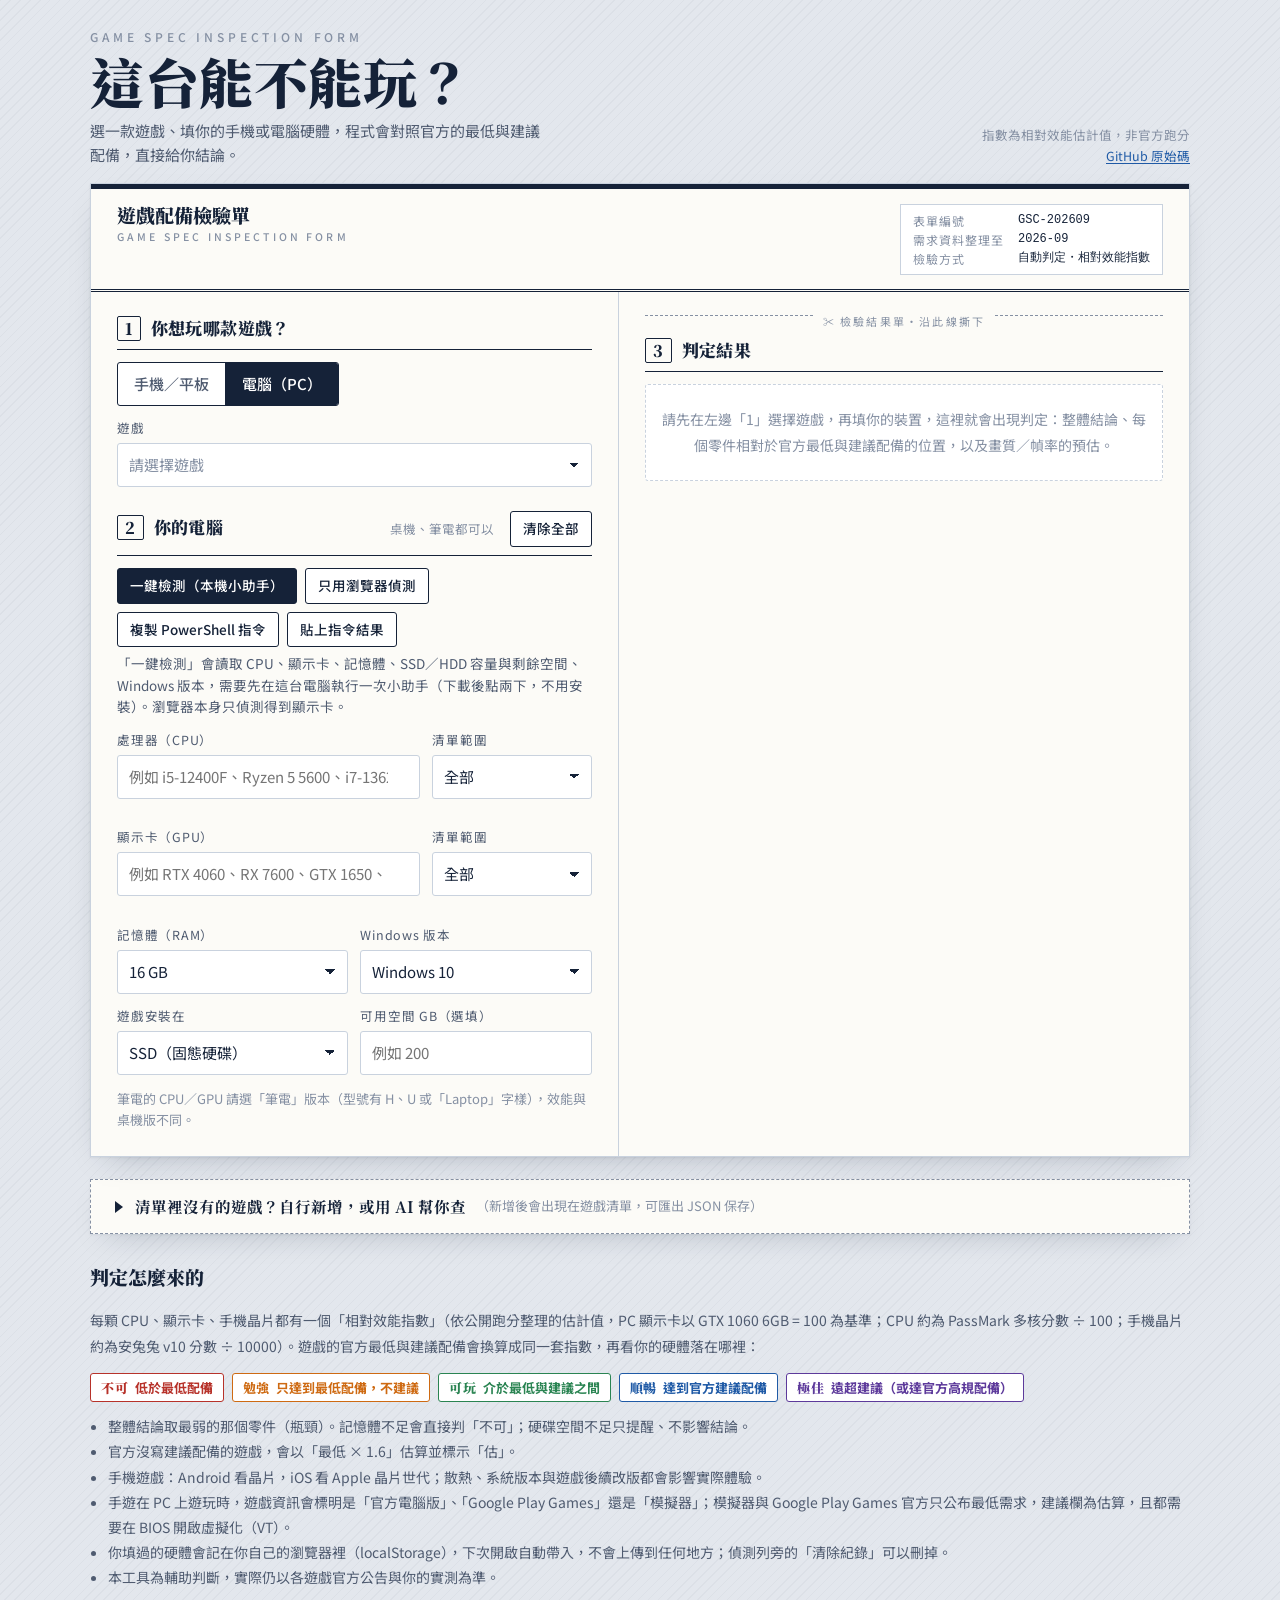
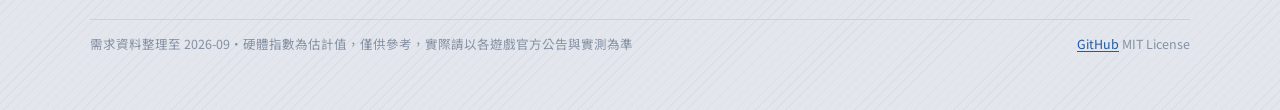
<file: index.html>
<!DOCTYPE html>
<html lang="zh-Hant-TW">
<head>
<meta charset="utf-8">
<meta name="viewport" content="width=device-width, initial-scale=1">
<title>這台能不能玩？— 遊戲配備檢測</title>
<meta name="description" content="選一款遊戲、填你的手機或電腦硬體，對照官方最低與建議配備，直接告訴你：不可、勉強、可玩、順暢或極佳。">
<meta name="theme-color" content="#152238">
<link rel="icon" href="data:image/svg+xml,%3Csvg xmlns='http://www.w3.org/2000/svg' viewBox='0 0 64 64'%3E%3Ccircle cx='32' cy='32' r='27' fill='none' stroke='%231F5AA6' stroke-width='5'/%3E%3Ccircle cx='32' cy='32' r='20' fill='none' stroke='%231F5AA6' stroke-width='2'/%3E%3Ctext x='32' y='41' text-anchor='middle' font-family='serif' font-weight='900' font-size='24' fill='%231F5AA6'%3E驗%3C/text%3E%3C/svg%3E">
<link rel="preconnect" href="https://fonts.googleapis.com">
<link rel="preconnect" href="https://fonts.gstatic.com" crossorigin>
<link href="https://fonts.googleapis.com/css2?family=Noto+Sans+TC:wght@400;500;700&family=Noto+Serif+TC:wght@700;900&display=swap" rel="stylesheet">
<link rel="stylesheet" href="css/style.css?v=2.3">
</head>
<body>
<div class="wrap">
  <header class="masthead">
    <div>
      <h1><small>Game Spec Inspection Form</small>這台能不能玩？</h1>
      <p>選一款遊戲、填你的手機或電腦硬體，程式會對照官方的最低與建議配備，直接給你結論。</p>
    </div>
    <div class="meta">指數為相對效能估計值，非官方跑分<br><a id="repoLink" href="#" target="_blank" rel="noopener" class="hide">GitHub 原始碼</a></div>
  </header>

  <main class="sheet">
    <div class="formhead">
      <div class="title">遊戲配備檢驗單<small>GAME SPEC INSPECTION FORM</small></div>
      <div class="box"><span>表單編號</span><b id="formNo">GSC</b><span>需求資料整理至</span><b id="dataDate">—</b><span>檢驗方式</span><b>自動判定・相對效能指數</b></div>
    </div>
    <div class="cols">
      <section class="col col-form" aria-label="填寫遊戲與裝置">
        <div class="step">
          <div class="step-h"><span class="no">1</span><h2>你想玩哪款遊戲？</h2></div>
          <div class="seg" role="group" aria-label="平台">
            <button type="button" id="tabMobile" aria-pressed="true">手機／平板</button>
            <button type="button" id="tabPC" aria-pressed="false">電腦（PC）</button>
          </div>
          <div class="field" style="margin-top:12px">
            <label for="gameSel">遊戲</label>
            <select id="gameSel"></select>
            <div class="gameinfo" id="gameInfo"></div>
          </div>
        </div>

        <div class="step" id="panelMobile">
          <div class="step-h"><span class="no">2</span><h2>你的手機或平板</h2><span class="hint">從型號選，或直接選處理器</span><button type="button" class="btn small resetAll" title="清除遊戲與所有裝置欄位，回到初始狀態">清除全部</button></div>
          <div class="mobile-only">
            <div class="detect"><button type="button" class="btn small primary" id="detectBtn">偵測這支手機</button><span class="hint">Chrome 較準；iPhone 只能列出候選機型，記憶體與儲存空間請自行確認</span></div>
            <div class="status" id="detectStatus"></div>
          </div>
          <div class="status desktop-only" id="mobileNote">你現在是用電腦開啟本頁。要偵測手機，請用手機打開同一個網址<span id="pageUrlWrap" class="hide">（<span id="pageUrl"></span> <button type="button" class="link" id="copyUrlBtn">複製網址</button>）</span>；在電腦上也可以直接從下面挑型號。</div>
          <div class="seg small" role="group" aria-label="輸入方式">
            <button type="button" id="mModeModel" aria-pressed="true">選型號</button>
            <button type="button" id="mModeSoc" aria-pressed="false">直接選處理器</button>
          </div>
          <div id="mByModel" style="margin-top:12px">
            <div class="row">
              <div class="field"><label for="mBrand">品牌</label><select id="mBrand"></select></div>
              <div class="field"><label for="mModel">型號</label><select id="mModel"></select></div>
            </div>
            <div class="row">
              <div class="field"><label for="mRamModel">記憶體（RAM）</label><select id="mRamModel"></select></div>
              <div class="field"><label>處理器</label><div id="mSocShow" style="padding:8px 0;color:var(--ink-2)">—</div></div>
            </div>
            <div class="subnote">找不到你的型號？請<button type="button" class="link" id="toSocMode">直接選處理器</button>，或選同一晶片的相近型號。</div>
          </div>
          <div id="mBySoc" class="hide" style="margin-top:12px">
            <div class="row-3">
              <div class="field">
                <label for="mSoc">處理器（SoC）</label>
                <input type="text" id="mSoc" list="socList" placeholder="輸入型號，例如 Snapdragon 8 Gen 3、Dimensity 9300、A17 Pro" autocomplete="off">
                <datalist id="socList"></datalist>
                <div class="match" id="mSocMatch"></div>
              </div>
              <div class="field"><label for="mRamSoc">記憶體（GB）</label><select id="mRamSoc"></select></div>
            </div>
          </div>
          <div class="row">
            <div class="field"><label for="mOs">系統版本（選填）</label><input type="text" id="mOs" placeholder="例如 Android 14 或 iOS 17" autocomplete="off"></div>
            <div class="field"><label for="mDisk">可用空間 GB（選填）</label><input type="number" id="mDisk" min="0" step="1" placeholder="例如 64"></div>
          </div>
        </div>

        <div class="step hide" id="panelPC">
          <div class="step-h"><span class="no">2</span><h2>你的電腦</h2><span class="hint">桌機、筆電都可以</span><button type="button" class="btn small resetAll" title="清除遊戲與所有裝置欄位，回到初始狀態">清除全部</button></div>
          <div class="status mobile-only" id="pcNote">你現在是用手機開啟本頁，電腦的一鍵檢測要在那台電腦上打開本頁才能用；手機的偵測在「手機／平板」分頁。這裡仍可手動輸入電腦硬體。</div>
          <div class="desktop-only">
          <div class="detect">
            <button type="button" class="btn small primary" id="helperBtn">一鍵檢測（本機小助手）</button>
            <button type="button" class="btn small" id="detectBtnPC">只用瀏覽器偵測</button>
            <button type="button" class="btn small" id="psCopyBtn">複製 PowerShell 指令</button>
            <button type="button" class="btn small" id="psPasteBtn">貼上指令結果</button>
          </div>
          <div class="status" id="detectStatusPC">「一鍵檢測」會讀取 CPU、顯示卡、記憶體、SSD／HDD 容量與剩餘空間、Windows 版本，需要先在這台電腦執行一次小助手（下載後點兩下，不用安裝）。瀏覽器本身只偵測得到顯示卡。</div>
          <div class="guide hide" id="helperGuide">
            <b>執行小助手</b>
            <ol>
              <li>已經下載過：直接點兩下之前存的 <code>gsc-helper.bat</code>（通常在「下載」資料夾），黑色視窗出現後它會自動開啟本頁並填入。</li>
              <li>還沒有：<a id="helperDl" href="helper/gsc-helper.bat" download="gsc-helper.bat">下載 gsc-helper.bat</a>（幾 KB 的純文字腳本，可用記事本打開查看，只讀取硬體資訊、不安裝也不上傳），然後點兩下執行。Windows 若跳出「已保護您的電腦」，按「其他資訊 → 仍要執行」。</li>
              <li>回到這裡再按一次「一鍵檢測」。Chrome 若詢問「允許存取本機網路裝置」請按允許。檢測完就能關掉黑色視窗；下次再用時，再點兩下 .bat 即可，不用重新下載。</li>
            </ol>
          </div>
          <div class="field hide" id="psWrap"><label for="psPaste">貼上指令輸出（以 GSC| 開頭的那一行；貼上其他含硬體型號的文字也能辨識）</label><textarea id="psPaste" rows="3"></textarea><div class="actions"><button type="button" class="btn small" id="psGo">讀取</button></div></div>
          </div>
          <div class="row-3">
            <div class="field">
              <label for="cpu">處理器（CPU）</label>
              <input type="text" id="cpu" list="cpuList" placeholder="例如 i5-12400F、Ryzen 5 5600、i7-13620H" autocomplete="off">
              <datalist id="cpuList"></datalist>
              <div class="match" id="cpuMatch"></div>
            </div>
            <div class="field"><label for="cpuFilter">清單範圍</label><select id="cpuFilter"></select></div>
          </div>
          <div class="row-3">
            <div class="field">
              <label for="gpu">顯示卡（GPU）</label>
              <input type="text" id="gpu" list="gpuList" placeholder="例如 RTX 4060、RX 7600、GTX 1650、Iris Xe" autocomplete="off">
              <datalist id="gpuList"></datalist>
              <div class="match" id="gpuMatch"></div>
            </div>
            <div class="field"><label for="gpuFilter">清單範圍</label><select id="gpuFilter"></select></div>
          </div>
          <div class="row">
            <div class="field"><label for="ram">記憶體（RAM）</label>
              <select id="ram">
                <option value="4">4 GB</option><option value="6">6 GB</option><option value="8">8 GB</option>
                <option value="12">12 GB</option><option value="16" selected>16 GB</option><option value="24">24 GB</option>
                <option value="32">32 GB</option><option value="48">48 GB</option><option value="64">64 GB</option>
              </select>
            </div>
            <div class="field"><label for="os">Windows 版本</label>
              <select id="os">
                <option value="win11">Windows 11</option><option value="win10" selected>Windows 10</option><option value="old">Windows 8.1 或更舊</option>
              </select>
            </div>
          </div>
          <div class="row">
            <div class="field"><label for="drive">遊戲安裝在</label>
              <select id="drive"><option value="ssd">SSD（固態硬碟）</option><option value="hdd">HDD（傳統硬碟）</option></select>
            </div>
            <div class="field"><label for="disk">可用空間 GB（選填）</label><input type="number" id="disk" min="0" step="1" placeholder="例如 200"></div>
          </div>
          <div class="subnote">筆電的 CPU／GPU 請選「筆電」版本（型號有 H、U 或「Laptop」字樣），效能與桌機版不同。</div>
        </div>
      </section>

      <section class="col col-result" aria-label="檢測結果" aria-live="polite">
        <div class="cutline" aria-hidden="true"><span>✂ 檢驗結果單・沿此線撕下</span></div>
        <div class="step-h"><span class="no">3</span><h2>判定結果</h2></div>
        <div id="result"><div class="result-empty">請先在左邊「1」選擇遊戲，再填你的裝置，這裡就會出現判定：整體結論、每個零件相對於官方最低與建議配備的位置，以及畫質／幀率的預估。</div></div>
      </section>
    </div>
  </main>

  <details class="extra" id="customBox">
    <summary><span class="tri"></span>清單裡沒有的遊戲？自行新增，或用 AI 幫你查<span class="desc">（新增後會出現在遊戲清單，可匯出 JSON 保存）</span></summary>
    <div class="inner">
      <h3>用 AI 查官方需求（在 Claude 內預覽時可用）</h3>
      <div class="row-3">
        <div class="field"><label for="aiName">遊戲名稱</label><input type="text" id="aiName" placeholder="例如 Arknights: Endfield、天堂W、Once Human" autocomplete="off"></div>
        <div class="field"><label>&nbsp;</label><button type="button" class="btn primary" id="aiBtn" style="width:100%">查詢並填入下方表單</button></div>
      </div>
      <div class="status" id="aiStatus">查到的內容會填進下方表單，請確認硬體對應是否正確再加入。部署到自己的網站後，這個按鈕需要自行接上 API 金鑰才會動作。</div>

      <h3>手動填寫</h3>
      <div class="row">
        <div class="field"><label for="cName">遊戲名稱</label><input type="text" id="cName" placeholder="中文或英文皆可"></div>
        <div class="field"><label for="cEn">英文名（選填）</label><input type="text" id="cEn"></div>
      </div>
      <div class="row" style="grid-template-columns:auto auto auto;justify-content:start;gap:18px">
        <label><input type="checkbox" id="cHasPC" checked> 有 PC 版</label>
        <label><input type="checkbox" id="cHasAnd" checked> 有 Android 版</label>
        <label><input type="checkbox" id="cHasIos" checked> 有 iOS 版</label>
      </div>
      <fieldset id="cPCBox"><legend>PC 需求</legend>
        <div class="row">
          <div class="field"><label for="cMinCpu">最低 CPU</label><input type="text" id="cMinCpu" list="cpuListAll" autocomplete="off"><div class="match" id="cMinCpuM"></div></div>
          <div class="field"><label for="cRecCpu">建議 CPU</label><input type="text" id="cRecCpu" list="cpuListAll" autocomplete="off"><div class="match" id="cRecCpuM"></div></div>
        </div>
        <div class="row">
          <div class="field"><label for="cMinGpu">最低 GPU</label><input type="text" id="cMinGpu" list="gpuListAll" autocomplete="off"><div class="match" id="cMinGpuM"></div></div>
          <div class="field"><label for="cRecGpu">建議 GPU</label><input type="text" id="cRecGpu" list="gpuListAll" autocomplete="off"><div class="match" id="cRecGpuM"></div></div>
        </div>
        <div class="row">
          <div class="field"><label for="cMinRam">最低 RAM（GB）</label><input type="number" id="cMinRam" min="1" value="8"></div>
          <div class="field"><label for="cRecRam">建議 RAM（GB）</label><input type="number" id="cRecRam" min="1" value="16"></div>
        </div>
        <div class="row">
          <div class="field"><label for="cDisk">需要空間（GB）</label><input type="number" id="cDisk" min="0" placeholder="選填"></div>
          <div class="field"><label for="cSsd">SSD</label><select id="cSsd"><option value="">不要求</option><option value="rec">建議</option><option value="req">必要</option></select></div>
        </div>
      </fieldset>
      <fieldset id="cAndBox"><legend>Android 需求</legend>
        <div class="row">
          <div class="field"><label for="cMinSoc">最低處理器</label><input type="text" id="cMinSoc" list="socListAnd" autocomplete="off"><div class="match" id="cMinSocM"></div></div>
          <div class="field"><label for="cRecSoc">建議處理器</label><input type="text" id="cRecSoc" list="socListAnd" autocomplete="off"><div class="match" id="cRecSocM"></div></div>
        </div>
        <div class="row">
          <div class="field"><label for="cAMinRam">最低 RAM（GB）</label><input type="number" id="cAMinRam" min="1" value="4"></div>
          <div class="field"><label for="cARecRam">建議 RAM（GB）</label><input type="number" id="cARecRam" min="1" value="8"></div>
        </div>
      </fieldset>
      <fieldset id="cIosBox"><legend>iOS 需求</legend>
        <div class="row">
          <div class="field"><label for="cMinChip">最低晶片</label><input type="text" id="cMinChip" list="socListIos" autocomplete="off"><div class="match" id="cMinChipM"></div></div>
          <div class="field"><label for="cRecChip">建議晶片</label><input type="text" id="cRecChip" list="socListIos" autocomplete="off"><div class="match" id="cRecChipM"></div></div>
        </div>
        <div class="row">
          <div class="field"><label for="cIMinRam">最低 RAM（GB）</label><input type="number" id="cIMinRam" min="1" value="3"></div>
          <div class="field"><label for="cIRecRam">建議 RAM（GB）</label><input type="number" id="cIRecRam" min="1" value="4"></div>
        </div>
      </fieldset>
      <div class="field"><label for="cSrc">資料來源（選填，網址或說明）</label><input type="text" id="cSrc"></div>
      <div class="actions">
        <button type="button" class="btn primary" id="cAdd">加入遊戲清單並檢測</button>
        <button type="button" class="btn" id="cExport">匯出自訂遊戲 JSON</button>
        <button type="button" class="btn" id="cImportBtn">匯入 JSON</button>
      </div>
      <div class="status" id="cStatus"></div>
      <div class="field hide" id="cImportWrap" style="margin-top:10px"><label for="cImport">貼上先前匯出的 JSON</label><textarea id="cImport" rows="4"></textarea><div class="actions"><button type="button" class="btn small" id="cImportGo">讀取</button></div></div>
      <datalist id="cpuListAll"></datalist><datalist id="gpuListAll"></datalist><datalist id="socListAnd"></datalist><datalist id="socListIos"></datalist>
    </div>
  </details>

  <section class="about">
    <h2>判定怎麼來的</h2>
    <p>每顆 CPU、顯示卡、手機晶片都有一個「相對效能指數」（依公開跑分整理的估計值，PC 顯示卡以 GTX 1060 6GB = 100 為基準；CPU 約為 PassMark 多核分數 ÷ 100；手機晶片約為安兔兔 v10 分數 ÷ 10000）。遊戲的官方最低與建議配備會換算成同一套指數，再看你的硬體落在哪裡：</p>
    <div class="legend">
      <span style="--c:var(--l0)"><b>不可</b>低於最低配備</span>
      <span style="--c:var(--l1)"><b>勉強</b>只達到最低配備，不建議</span>
      <span style="--c:var(--l2)"><b>可玩</b>介於最低與建議之間</span>
      <span style="--c:var(--l3)"><b>順暢</b>達到官方建議配備</span>
      <span style="--c:var(--l4)"><b>極佳</b>遠超建議（或達官方高規配備）</span>
    </div>
    <ul>
      <li>整體結論取最弱的那個零件（瓶頸）。記憶體不足會直接判「不可」；硬碟空間不足只提醒、不影響結論。</li>
      <li>官方沒寫建議配備的遊戲，會以「最低 × 1.6」估算並標示「估」。</li>
      <li>手機遊戲：Android 看晶片，iOS 看 Apple 晶片世代；散熱、系統版本與遊戲後續改版都會影響實際體驗。</li>
      <li>手遊在 PC 上遊玩時，遊戲資訊會標明是「官方電腦版」、「Google Play Games」還是「模擬器」；模擬器與 Google Play Games 官方只公布最低需求，建議欄為估算，且都需要在 BIOS 開啟虛擬化（VT）。</li>
      <li>你填過的硬體會記在你自己的瀏覽器裡（localStorage），下次開啟自動帶入，不會上傳到任何地方；偵測列旁的「清除紀錄」可以刪掉。</li>
      <li>本工具為輔助判斷，實際仍以各遊戲官方公告與你的實測為準。</li>
    </ul>
  </section>

  <footer class="site-foot">
    <span>需求資料整理至 <span class="dataDate2">—</span>・硬體指數為估計值，僅供參考，實際請以各遊戲官方公告與實測為準</span>
    <span><a id="repoLink2" href="#" target="_blank" rel="noopener" class="hide">GitHub</a> MIT License</span>
  </footer>
</div>
<button type="button" class="mini hide" id="mini" aria-label="捲動到判定結果"><span>判定結果</span><b id="miniLv">—</b><span class="go">查看 ↓</span></button>

<!-- 印章的墨水紋理濾鏡 -->
<svg width="0" height="0" style="position:absolute" aria-hidden="true" focusable="false">
  <filter id="ink"><feTurbulence type="fractalNoise" baseFrequency="1.1" numOctaves="2" seed="7" result="n"/><feDisplacementMap in="SourceGraphic" in2="n" scale="1.8" xChannelSelector="R" yChannelSelector="G"/></filter>
</svg>
<noscript><p style="text-align:center;padding:20px">這個工具需要啟用 JavaScript 才能運作。</p></noscript>

<!-- 載入順序固定：設定 → 硬體 → 手機型號 → 遊戲 → 引擎 → 裝置偵測 → 介面 -->
<script src="js/config.js?v=2.3"></script>
<script src="js/data-hardware.js?v=2.3"></script>
<script src="js/data-phones.js?v=2.3"></script>
<script src="js/data-games.js?v=2.3"></script>
<script src="js/engine.js?v=2.3"></script>
<script src="js/detect.js?v=2.3"></script>
<script src="js/ui.js?v=2.3"></script>
</body>
</html>
</file>
<file: css/style.css>
/* ============================================================
 * 這台能不能玩？ — 驗機規格單風格樣式
 * 概念：桌面（desk）上的一張表單（sheet）。左欄填寫、右欄是可撕下的檢驗結果單。
 * ============================================================ */
:root{
  --desk:#E3E7ED;        /* 桌面 */
  --paper:#FCFBF7;       /* 紙張（微暖白） */
  --white:#FFFFFF;       /* 輸入框底 */
  --ink:#152238;         /* 墨藍 */
  --ink-2:#4F5B70;
  --ink-3:#8590A3;
  --rule:#C9D2DE;        /* 表格線 */
  --rule-2:#E5EAF0;      /* 淡線 */
  --ledger:#DCE6F1;      /* 帳簿藍線 */
  --accent:#1F5AA6;
  --accent-2:#EAF1FA;
  --l0:#B7322A; --l1:#CE6A12; --l2:#2A8452; --l3:#1F5AA6; --l4:#5D3A9B;
  --serif:"Noto Serif TC","Songti TC","Noto Serif CJK TC","PMingLiU",serif;
  --sans:"Noto Sans TC","PingFang TC","Microsoft JhengHei","Noto Sans CJK TC",system-ui,sans-serif;
  --mono:"SF Mono",Menlo,Consolas,"Noto Sans Mono CJK TC",monospace;
  --radius:3px;
  --shadow:0 1px 2px rgba(21,34,56,.06),0 12px 32px -18px rgba(21,34,56,.35);
}
*{box-sizing:border-box}
html{-webkit-text-size-adjust:100%}
body{
  margin:0;font-family:var(--sans);color:var(--ink);background:var(--desk);
  background-image:repeating-linear-gradient(135deg,rgba(21,34,56,.035) 0 1px,transparent 1px 7px);
  line-height:1.6;font-size:15px;font-variant-numeric:tabular-nums;
}
a{color:var(--accent);text-decoration-thickness:1px;text-underline-offset:2px}
button,input,select,textarea{font:inherit;color:inherit}
:focus-visible{outline:3px solid #8FB8EE;outline-offset:2px}
.wrap{max-width:1140px;margin:0 auto;padding:30px 20px 56px}

/* ---------- 頁首 ---------- */
.masthead{display:flex;align-items:flex-end;justify-content:space-between;gap:16px;flex-wrap:wrap;margin-bottom:16px}
.masthead h1{font-family:var(--serif);font-weight:900;font-size:clamp(34px,5vw,54px);line-height:1.1;margin:0;letter-spacing:.01em}
.masthead h1 small{display:block;font-family:var(--sans);font-weight:500;font-size:12px;letter-spacing:.32em;color:var(--ink-3);margin-bottom:8px;text-transform:uppercase}
.masthead p{margin:8px 0 0;color:var(--ink-2);max-width:58ch}
.meta{color:var(--ink-3);font-size:12.5px;text-align:right;line-height:1.7}
.meta b{color:var(--ink-2);font-weight:500}

/* ---------- 表單本體 ---------- */
.sheet{background:var(--paper);border:1px solid var(--rule);box-shadow:var(--shadow);position:relative}
.sheet::before{content:"";position:absolute;inset:0 0 auto 0;height:5px;background:var(--ink)}
.formhead{display:flex;justify-content:space-between;align-items:stretch;gap:12px;flex-wrap:wrap;padding:20px 26px 14px;border-bottom:3px double var(--ink)}
.formhead .title{font-family:var(--serif);font-weight:900;font-size:19px;line-height:1.2}
.formhead .title small{display:block;font-family:var(--sans);font-weight:500;font-size:10.5px;letter-spacing:.3em;color:var(--ink-3);margin-top:5px}
.formhead .box{display:grid;grid-template-columns:auto auto;gap:0 14px;font-size:12px;color:var(--ink-2);border:1px solid var(--rule);padding:6px 12px;background:var(--white);align-content:center}
.formhead .box span{color:var(--ink-3);letter-spacing:.08em}
.formhead .box b{font-weight:500;color:var(--ink);font-family:var(--mono);font-size:12px}
.cols{display:grid;grid-template-columns:1fr}
.col{padding:22px 26px 26px}
.col-form{border-bottom:1px solid var(--rule)}
@media (min-width:960px){
  .cols{grid-template-columns:minmax(0,1fr) minmax(0,1.08fr)}
  .col-form{border-bottom:0;border-right:1px solid var(--rule)}
  .col-result{position:sticky;top:0;align-self:start;max-height:100vh;overflow:auto}
}

/* 區塊標題（表單「第 N 項」） */
.step{margin-bottom:24px}
.step:last-child{margin-bottom:0}
.step-h{display:flex;flex-wrap:wrap;align-items:baseline;gap:6px 10px;margin-bottom:12px;padding-bottom:8px;border-bottom:1px solid var(--ink)}
.step-h .no{font-family:var(--serif);font-weight:900;font-size:16px;line-height:1;border:1.5px solid var(--ink);padding:4px 7px 3px;border-radius:2px;letter-spacing:.05em}
.step-h h2{font-family:var(--serif);font-weight:900;font-size:17px;margin:0;letter-spacing:.02em}
.step-h .hint{margin-left:auto;color:var(--ink-3);font-size:12.5px}
.step-h .resetAll{padding:3px 10px;font-size:12.5px;font-weight:500;margin-left:6px}

/* 平台切換 */
.seg{display:inline-flex;border:1.5px solid var(--ink);border-radius:var(--radius);overflow:hidden;background:var(--white)}
.seg button{border:0;background:transparent;padding:9px 16px;font-weight:500;cursor:pointer;color:var(--ink-2);transition:background .15s,color .15s}
.seg button+button{border-left:1.5px solid var(--ink)}
.seg button:hover{background:var(--accent-2);color:var(--ink)}
.seg button[aria-pressed="true"]{background:var(--ink);color:#fff}
.seg.small button{padding:6px 12px;font-size:13.5px}

/* 欄位 */
.field{margin-bottom:12px;min-width:0}
.field label{display:block;font-size:12.5px;color:var(--ink-2);letter-spacing:.06em;margin-bottom:5px}
.field input[type=text],.field input[type=number],.field select,.field textarea{
  width:100%;padding:9px 11px;border:1px solid var(--rule);border-radius:var(--radius);background:var(--white);min-height:40px;transition:border-color .15s,box-shadow .15s
}
.field input:hover,.field select:hover,.field textarea:hover{border-color:var(--ink-3)}
.field input:focus,.field select:focus,.field textarea:focus{border-color:var(--ink);box-shadow:0 0 0 3px var(--accent-2);outline:none}
.field select{appearance:none;-webkit-appearance:none;padding-right:34px;background-image:linear-gradient(45deg,transparent 50%,var(--ink) 50%),linear-gradient(135deg,var(--ink) 50%,transparent 50%);background-position:calc(100% - 17px) 50%,calc(100% - 12px) 50%;background-size:5px 5px;background-repeat:no-repeat}
.row{display:grid;grid-template-columns:1fr 1fr;gap:12px}
.row-3{display:grid;grid-template-columns:1.9fr 1fr;gap:12px}
@media (max-width:520px){.row,.row-3{grid-template-columns:1fr}.step-h .hint{margin-left:0;flex-basis:100%}}
.subnote{font-size:13px;color:var(--ink-3);margin-top:2px}
.subnote button.link,.link{background:none;border:0;padding:0;color:var(--accent);text-decoration:underline;cursor:pointer;font-size:inherit}
.field .match{font-size:12.5px;margin-top:4px;color:var(--ink-3);min-height:1em}
.field .match.ok{color:var(--l2)}
.field .match.bad{color:var(--l0)}
#gameSel.placeholder{color:var(--ink-3)}
#gameSel option{color:var(--ink)}
.gameinfo{font-size:12.5px;color:var(--ink-3);margin-top:6px;line-height:1.7}
.gameinfo .plat{display:inline-block;border:1px solid var(--rule);border-radius:2px;padding:0 6px;margin-right:4px;font-size:11.5px;color:var(--ink-2);background:var(--white);letter-spacing:.03em}

/* 裝置偵測列 */
.detect{display:flex;gap:8px;flex-wrap:wrap;align-items:center;margin:0 0 6px}
.detect .hint{font-size:12.5px;color:var(--ink-3)}
.step .status{margin:0 0 12px}
/* 依開啟裝置只顯示對應的偵測工具：body 會被加上 is-mobile 或 is-desktop */
.is-mobile .desktop-only,.is-desktop .mobile-only{display:none !important}
#pcNote,#mobileNote{background:var(--accent-2);border-radius:var(--radius);padding:8px 12px}
.guide{border:1px dashed var(--ink-3);background:var(--white);padding:10px 14px;margin:0 0 14px;font-size:13.5px;line-height:1.7}
.guide ol{margin:4px 0 0;padding-left:1.4em}
.guide b{font-family:var(--serif)}

/* 可清除的輸入框：叉叉放在下拉箭頭左邊 */
.clearable{position:relative;display:block}
.clearable input{padding-right:60px}
.clearable .clr{position:absolute;right:30px;top:50%;transform:translateY(-50%);width:24px;height:24px;padding:0;border:0;border-radius:50%;background:var(--rule-2);color:var(--ink-2);font-size:16px;line-height:24px;text-align:center;cursor:pointer;display:none}
.clearable .clr:hover{background:var(--rule);color:var(--ink)}
.clearable.has .clr{display:block}
@media (max-width:600px){.clearable .clr{right:12px}.clearable input{padding-right:44px}}

/* ---------- 檢驗結果單 ---------- */
.cutline{position:relative;text-align:center;margin:-6px 0 14px;height:14px}
.cutline::before{content:"";position:absolute;left:0;right:0;top:50%;border-top:1px dashed var(--ink-3)}
.cutline span{position:relative;background:var(--paper);padding:0 10px;font-size:11px;letter-spacing:.2em;color:var(--ink-3)}
.result-empty{color:var(--ink-3);padding:22px 16px;text-align:center;border:1px dashed var(--rule);border-radius:var(--radius);font-size:14px;line-height:1.8;background:var(--white)}
.verdict{display:grid;grid-template-columns:150px 1fr;gap:18px;align-items:center;padding:6px 0 18px;border-bottom:1px solid var(--rule)}
@media (max-width:520px){.verdict{grid-template-columns:1fr;justify-items:center;text-align:center}}
.stamp{
  width:140px;height:140px;border-radius:50%;border:3.5px solid var(--lc,var(--ink));color:var(--lc,var(--ink));
  display:flex;align-items:center;justify-content:center;font-family:var(--serif);font-weight:900;font-size:40px;letter-spacing:.06em;
  transform:rotate(-8deg);position:relative;mix-blend-mode:multiply;filter:url(#ink);text-indent:.06em
}
.stamp::before{content:"";position:absolute;inset:6px;border:1.5px solid currentColor;border-radius:50%;opacity:.85}
.stamp::after{content:"驗";position:absolute;top:13px;left:50%;transform:translateX(-50%);font-size:11px;letter-spacing:.35em;font-family:var(--sans);font-weight:500;opacity:.8;text-indent:.35em}
.stamp.n3{font-size:32px;letter-spacing:.02em}
.stamp.l0{--lc:var(--l0)} .stamp.l1{--lc:var(--l1)} .stamp.l2{--lc:var(--l2)} .stamp.l3{--lc:var(--l3)} .stamp.l4{--lc:var(--l4)}
.stamp.fresh{animation:stamp .38s cubic-bezier(.2,.9,.3,1.3)}
@keyframes stamp{0%{transform:rotate(-8deg) scale(1.35);opacity:0}60%{opacity:1}100%{transform:rotate(-8deg) scale(1)}}
.verdict h3{font-family:var(--serif);font-weight:900;font-size:20px;margin:0 0 6px;line-height:1.35}
.verdict h3 .game{color:var(--accent)}
.verdict .sum{margin:0 0 4px;color:var(--ink-2);font-size:14px}
.verdict .est{margin:6px 0 0;font-size:14px;color:var(--ink-2)}
.verdict .est b{color:var(--ink);font-weight:700}

/* 逐項檢驗表 */
.comp{margin-top:6px}
.crow{display:grid;grid-template-columns:64px 1fr auto;gap:12px;align-items:start;padding:12px 0;border-bottom:1px solid var(--ledger)}
.crow .k{color:var(--ink-2);font-size:13px;padding-top:2px;letter-spacing:.05em}
.crow .v{min-width:0}
.crow .v .name{font-weight:500}
.crow .v .name .idx{color:var(--ink-3);font-weight:400;font-size:12.5px;margin-left:6px;font-family:var(--mono)}
.crow .v .req{font-size:12.5px;color:var(--ink-3);margin-top:2px;line-height:1.55}
.bar{position:relative;height:7px;background:var(--rule-2);border-radius:2px;margin:8px 0 19px;background-image:repeating-linear-gradient(90deg,transparent 0 calc(10% - 1px),var(--rule) calc(10% - 1px) 10%)}
.bar .fill{position:absolute;left:0;top:0;bottom:0;background:var(--lc,var(--accent));border-radius:2px 0 0 2px}
.bar .mk{position:absolute;top:-4px;width:0;height:15px;border-left:2px solid var(--ink)}
.bar .mk.rec{border-left-style:double;border-left-width:3px}
.bar .mk::after{content:attr(data-l);position:absolute;top:100%;left:50%;transform:translateX(-50%);font-size:10.5px;color:var(--ink-3);white-space:nowrap;margin-top:1px;letter-spacing:.05em}
.lv{font-family:var(--serif);font-weight:900;font-size:14px;white-space:nowrap;padding:2px 9px 1px;border:1.5px solid currentColor;border-radius:2px;letter-spacing:.06em;line-height:1.5;margin-top:2px}
.lv.l0{color:var(--l0)} .lv.l1{color:var(--l1)} .lv.l2{color:var(--l2)} .lv.l3{color:var(--l3)} .lv.l4{color:var(--l4)}
.lv.info{color:var(--ink-3);border-style:dashed;font-family:var(--sans);font-weight:500;font-size:12.5px}
.lv.warn{color:var(--l1);font-family:var(--sans);font-weight:700;font-size:12.5px}
.lv.ok{color:var(--l2);font-family:var(--sans);font-weight:700;font-size:12.5px}
.notes{margin:14px 0 0;padding:0;list-style:none;font-size:13.5px;color:var(--ink-2)}
.notes li{padding-left:1.4em;position:relative;margin:4px 0;line-height:1.6}
.notes li::before{content:"※";position:absolute;left:0;color:var(--ink-3)}
.notes li.risk{color:var(--l0)}
.notes li.risk::before{color:var(--l0)}

/* 官方需求對照表（帳簿樣式） */
.reqtab{width:100%;border-collapse:collapse;font-size:13px;margin-top:20px;background:var(--white)}
.reqtab caption{text-align:left;font-family:var(--serif);font-weight:900;font-size:14px;padding:0 0 8px;color:var(--ink);caption-side:top}
.reqtab th,.reqtab td{border:1px solid var(--rule);padding:7px 10px;text-align:left;vertical-align:top;line-height:1.5}
.reqtab th{background:var(--paper);color:var(--ink-2);font-weight:500;white-space:nowrap;letter-spacing:.05em}
.reqtab thead th{background:var(--accent-2);color:var(--ink);font-weight:700;border-bottom:2px solid var(--ink)}
.reqtab tbody tr:nth-child(even) td{background:#FAFBFD}
.src{font-size:12.5px;color:var(--ink-3);margin-top:8px;line-height:1.7}
.rfoot{margin-top:16px;padding-top:10px;border-top:1px dotted var(--rule);font-size:11.5px;color:var(--ink-3);letter-spacing:.06em;display:flex;flex-wrap:wrap;gap:6px 18px}

/* 按鈕 */
.actions{margin-top:14px;display:flex;gap:10px;flex-wrap:wrap}
.btn{border:1.5px solid var(--ink);background:var(--white);color:var(--ink);padding:8px 16px;border-radius:var(--radius);cursor:pointer;font-weight:500;transition:background .15s,color .15s}
.btn:hover{background:var(--accent-2)}
.btn.primary{background:var(--ink);color:#fff}
.btn.primary:hover{background:#0F1A2E}
.btn:disabled{opacity:.5;cursor:default}
.btn.small{padding:6px 12px;font-size:13.5px}

/* ---------- 附件：自訂遊戲 ---------- */
.extra{margin-top:22px;border:1px dashed var(--ink-3);background:var(--paper);box-shadow:var(--shadow)}
.extra summary{cursor:pointer;padding:14px 22px;font-weight:700;display:flex;align-items:center;gap:10px;list-style:none;font-family:var(--serif);font-size:15.5px}
.extra summary::-webkit-details-marker{display:none}
.extra summary .tri{width:0;height:0;border-left:6px solid transparent;border-right:6px solid transparent;border-top:8px solid var(--ink);transition:transform .15s;transform:rotate(-90deg)}
.extra[open] summary .tri{transform:rotate(0)}
.extra summary .desc{font-family:var(--sans);font-weight:400;color:var(--ink-3);font-size:13px}
.extra .inner{padding:4px 22px 24px;border-top:1px dashed var(--rule)}
.extra h3{font-family:var(--serif);font-weight:900;font-size:15px;margin:20px 0 10px;letter-spacing:.02em}
.extra fieldset{border:1px solid var(--rule);border-radius:var(--radius);padding:10px 14px 2px;margin:0 0 12px;background:var(--white)}
.extra legend{padding:0 6px;font-weight:700;font-size:13.5px;letter-spacing:.05em}
.extra label input[type=checkbox]{margin-right:6px}
.status{font-size:13.5px;color:var(--ink-2);margin-top:8px;min-height:1.4em;line-height:1.6}
.status.ok{color:var(--l2)}
.status.err{color:var(--l0)}

/* ---------- 說明 ---------- */
.about{margin-top:26px;color:var(--ink-2);font-size:14px;line-height:1.8}
.about h2{font-family:var(--serif);font-weight:900;font-size:19px;margin:0 0 10px;color:var(--ink)}
.about ul{padding-left:1.3em;margin:8px 0}
.legend{display:flex;flex-wrap:wrap;gap:8px;margin:12px 0}
.legend span{display:inline-flex;align-items:center;gap:6px;border:1.5px solid var(--c);color:var(--c);border-radius:3px;padding:2px 10px;font-size:13px;font-weight:700;background:var(--white)}
.legend span b{font-family:var(--serif);font-weight:900;letter-spacing:.06em}
.site-foot{margin-top:28px;padding-top:14px;border-top:1px solid var(--rule);font-size:12.5px;color:var(--ink-3);display:flex;flex-wrap:wrap;gap:6px 18px;justify-content:space-between}

/* 窄螢幕：固定在底部的迷你判定列 */
.mini{display:none}
@media (max-width:959px){
  .mini{display:flex;position:fixed;left:0;right:0;bottom:0;z-index:5;background:var(--ink);color:#fff;border:0;padding:10px 18px;align-items:center;justify-content:space-between;gap:10px;cursor:pointer;box-shadow:0 -2px 10px rgba(21,34,56,.25);font-size:14px}
  .mini b{background:#fff;padding:2px 12px;border-radius:3px;font-family:var(--serif);font-weight:900;font-size:18px;line-height:1.3}
  .mini .go{color:#C9D6EA}
  body{padding-bottom:60px}
}
.mini.off{display:none !important}
.hide{display:none !important}

/* ---------- 列印：只印檢驗結果單 ---------- */
@media print{
  @page{margin:14mm}
  body{background:none;font-size:12.5px;padding:0}
  .wrap{max-width:none;padding:0}
  .masthead p,.col-form,.extra,.about,.mini,.actions,.cutline,.site-foot a{display:none !important}
  .masthead{margin-bottom:8px}
  .sheet{border:0;box-shadow:none;background:none}
  .sheet::before{display:none}
  .formhead{padding:0 0 8px}
  .cols{grid-template-columns:1fr}
  .col{padding:12px 0}
  .col-result{position:static;max-height:none;overflow:visible}
  .stamp{filter:none;-webkit-print-color-adjust:exact;print-color-adjust:exact}
  .bar .fill,.reqtab thead th{-webkit-print-color-adjust:exact;print-color-adjust:exact}
}
</file>
